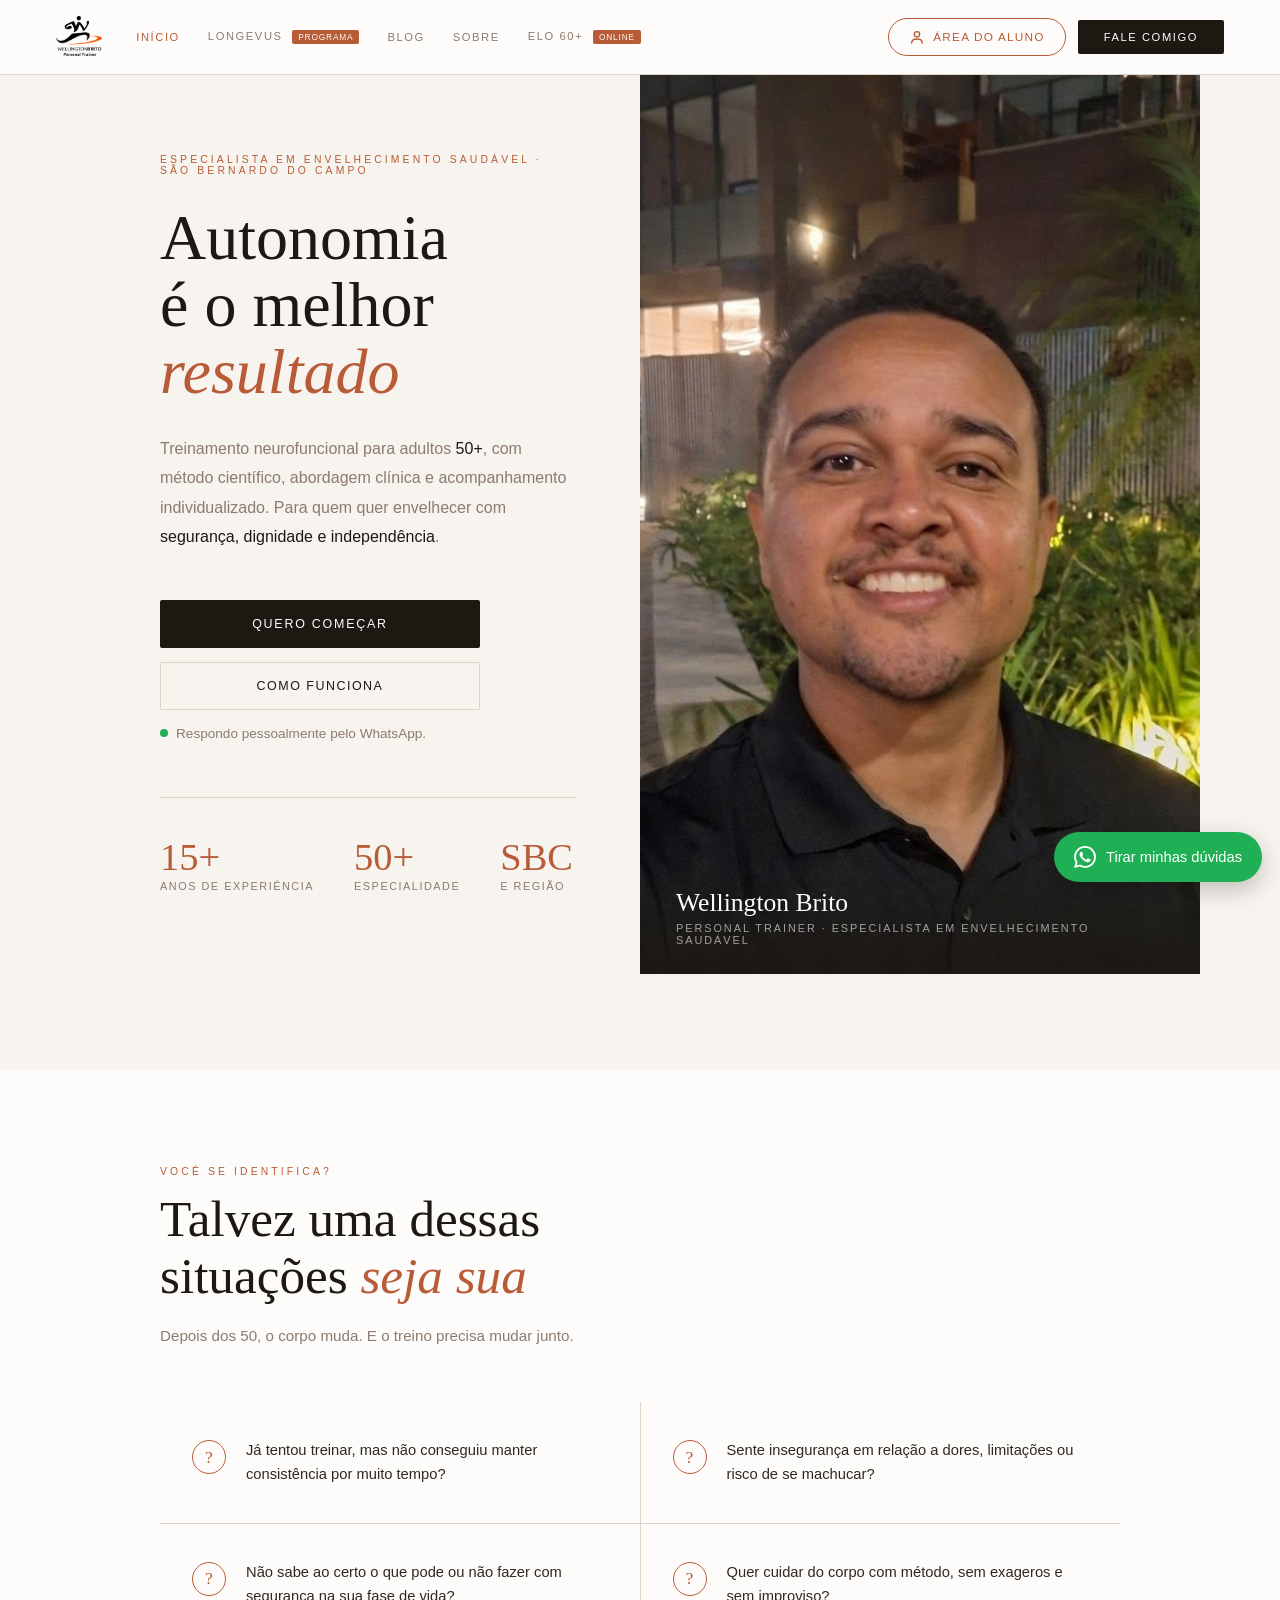
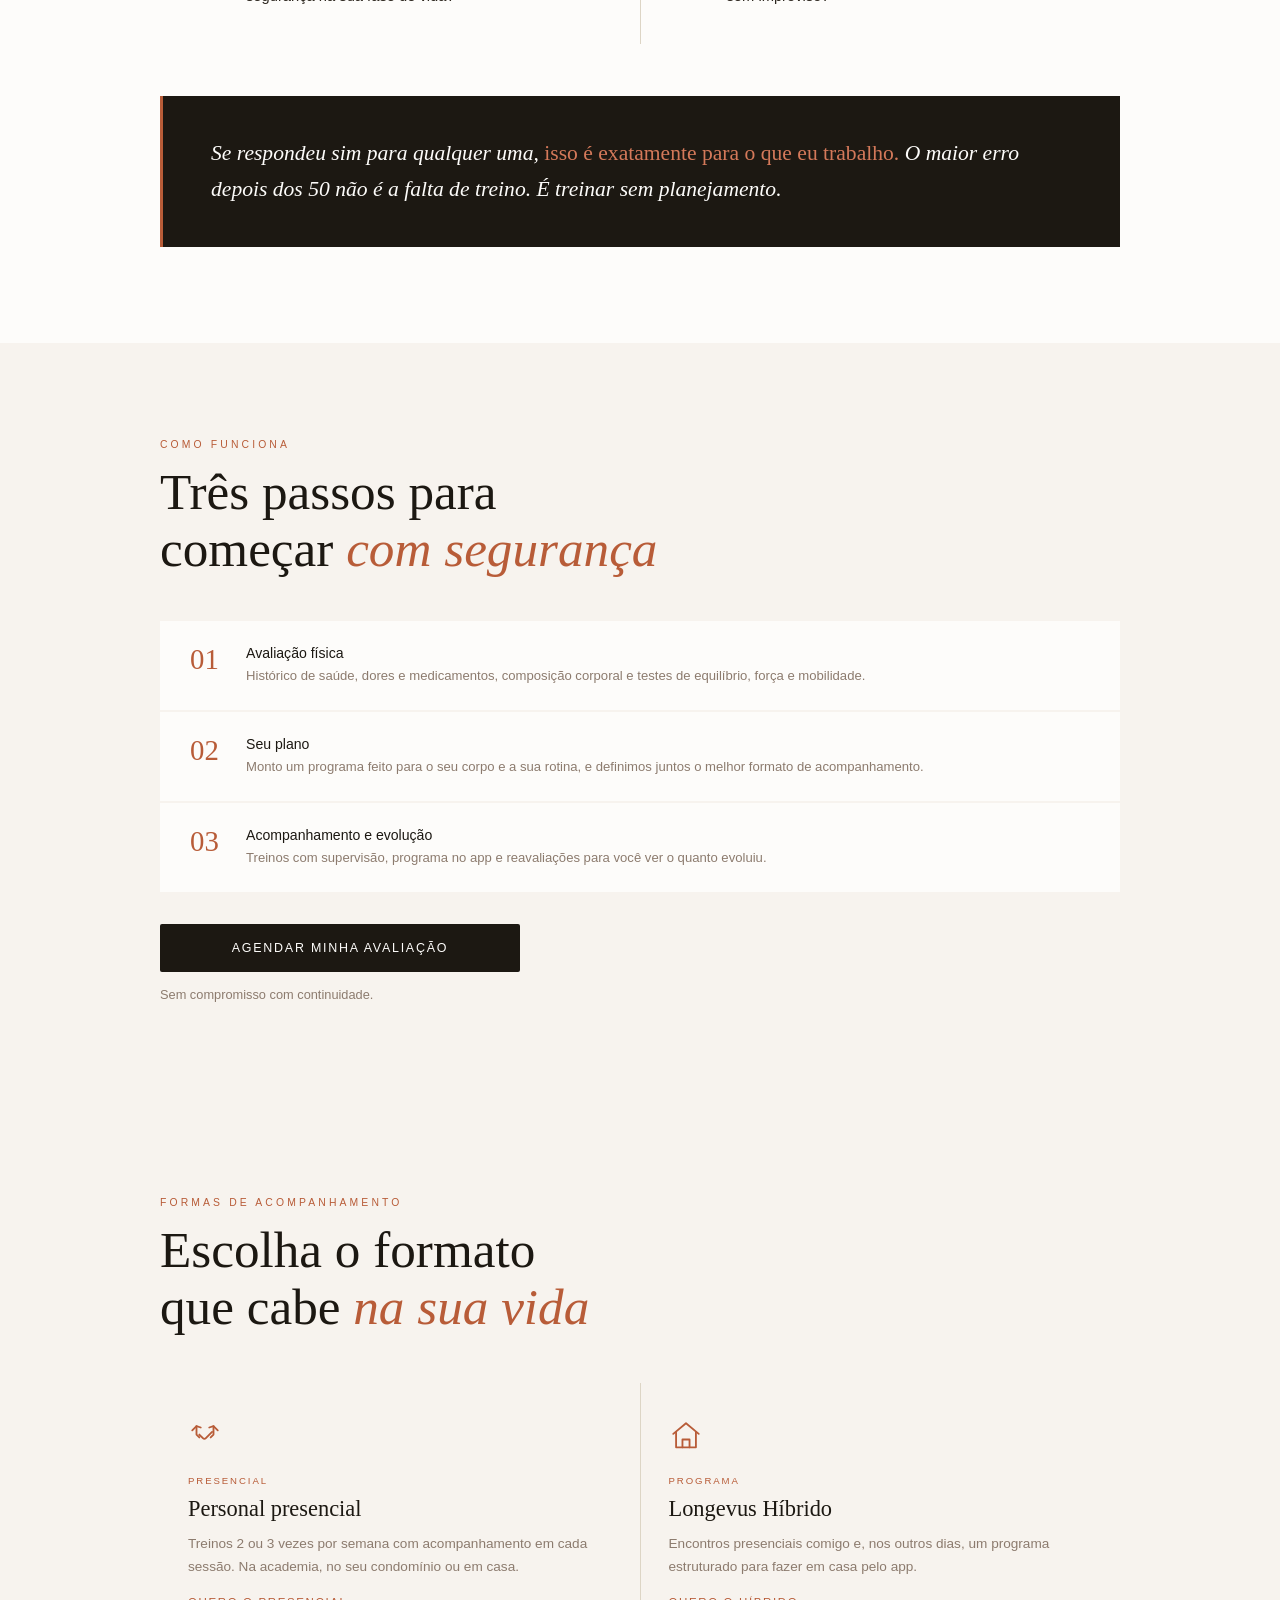
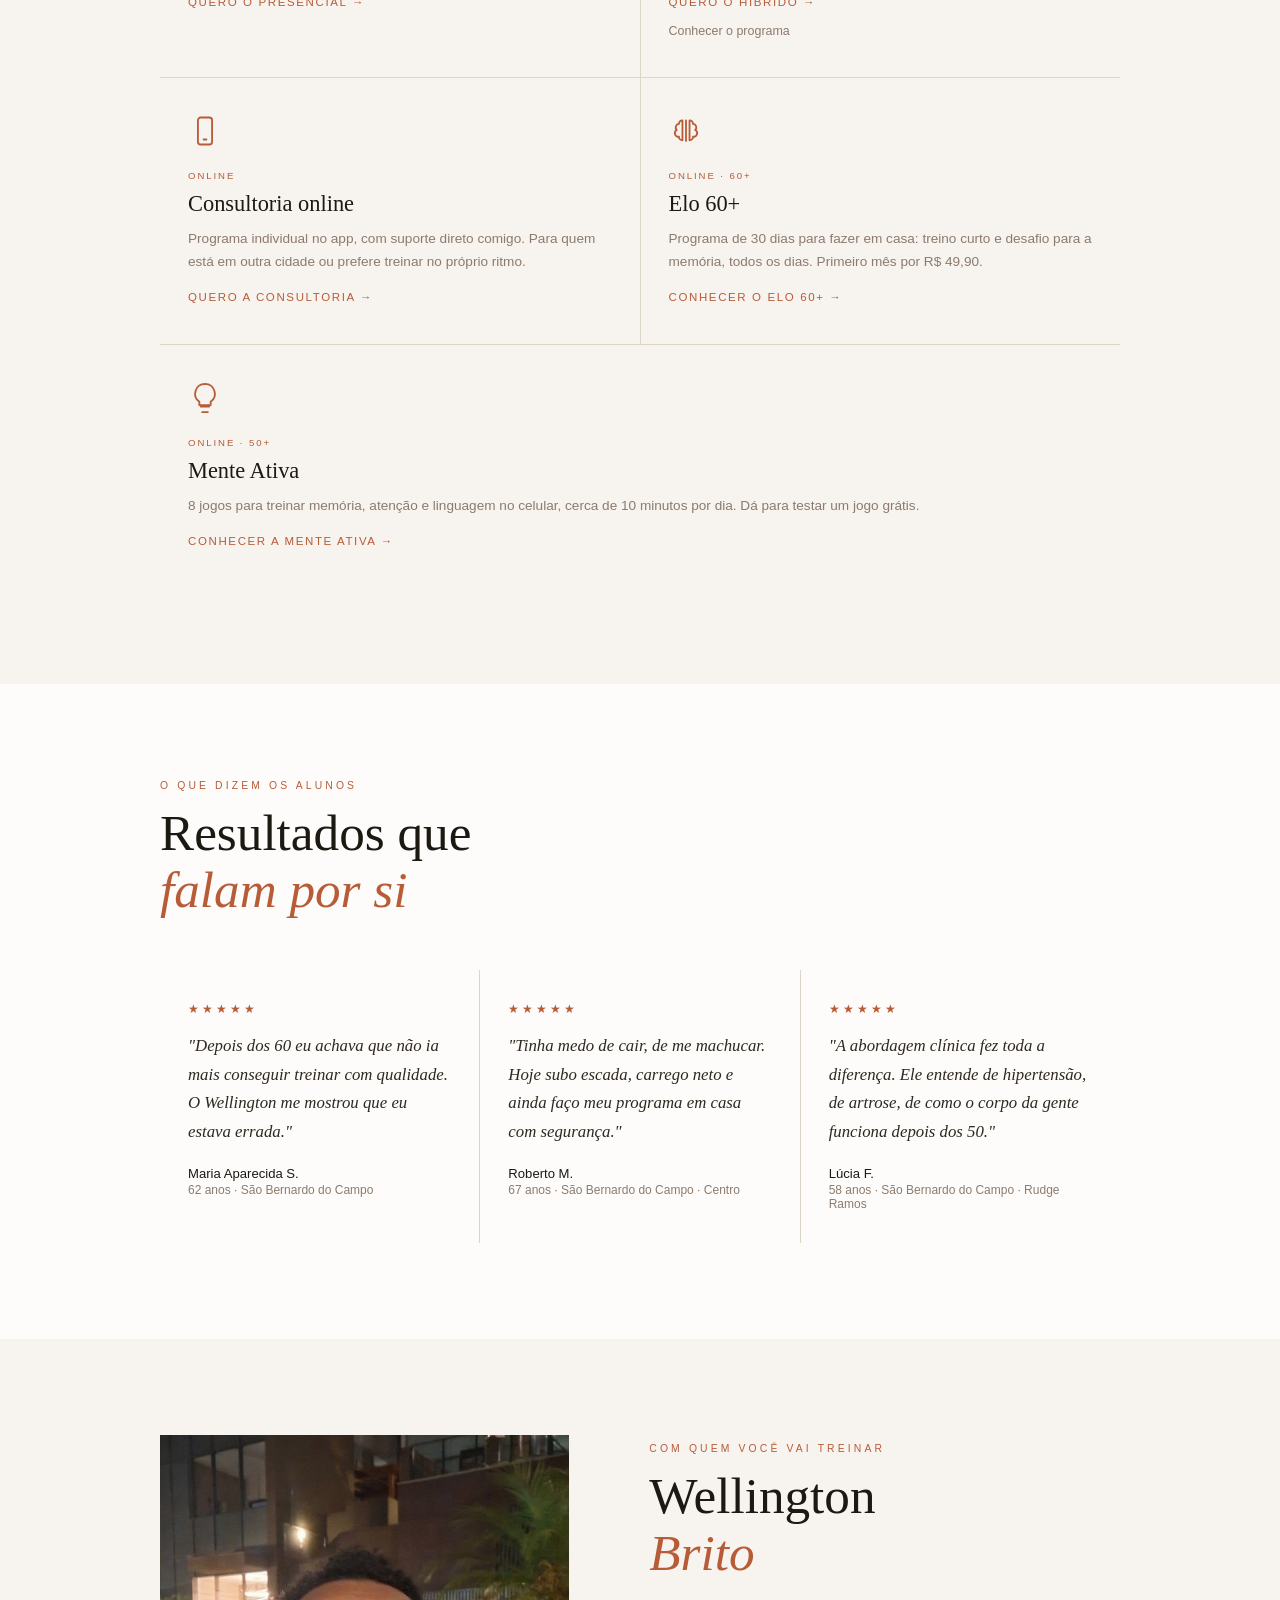
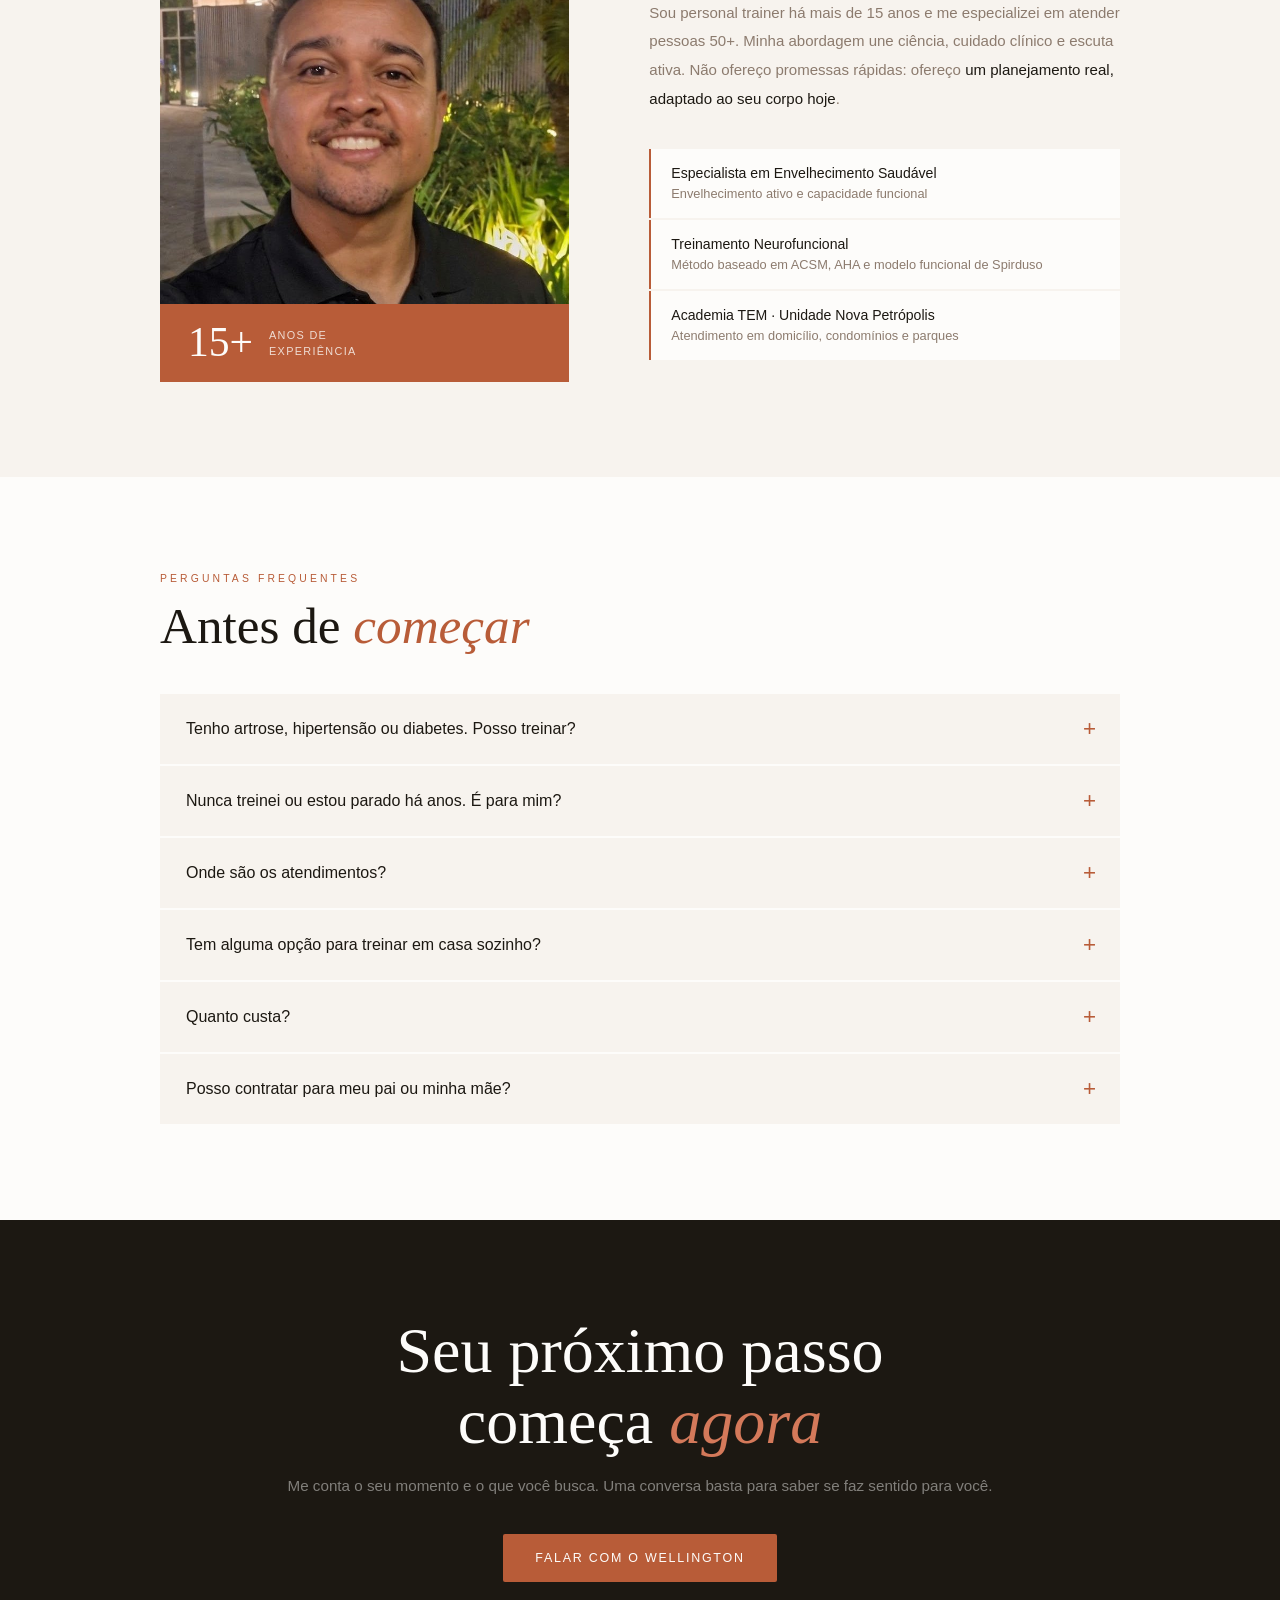
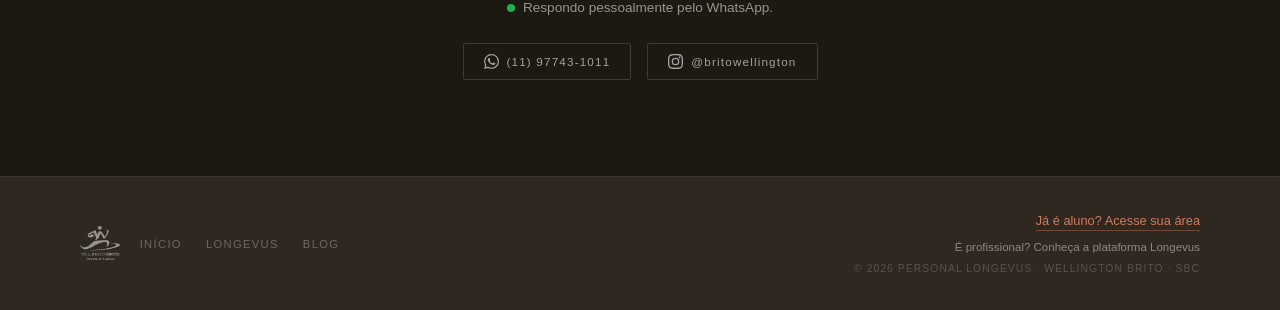
<file: redirecionamento-personalgeronto.html>
<!DOCTYPE html>
<html lang="pt-BR">
<head>
<meta charset="UTF-8">
<meta name="viewport" content="width=device-width, initial-scale=1.0">
<title>Personal Longevus | Wellington Brito</title>
<meta name="robots" content="noindex, follow">
<link rel="canonical" href="https://britowellington.github.io/personal-longevus/">
<meta http-equiv="refresh" content="0; url=https://britowellington.github.io/personal-longevus/">
<script>
  location.replace('https://britowellington.github.io/personal-longevus/' + location.search + location.hash);
</script>
<style>
  body { font-family: sans-serif; background: #FDFCFA; color: #1C1812; display: flex; align-items: center; justify-content: center; min-height: 100vh; margin: 0; text-align: center; padding: 24px; }
  a { color: #B85C38; }
</style>
</head>
<body>
  <p>O site agora se chama Personal Longevus.<br><a href="https://britowellington.github.io/personal-longevus/">Toque aqui se não for redirecionado</a></p>
</body>
</html>
</file>
